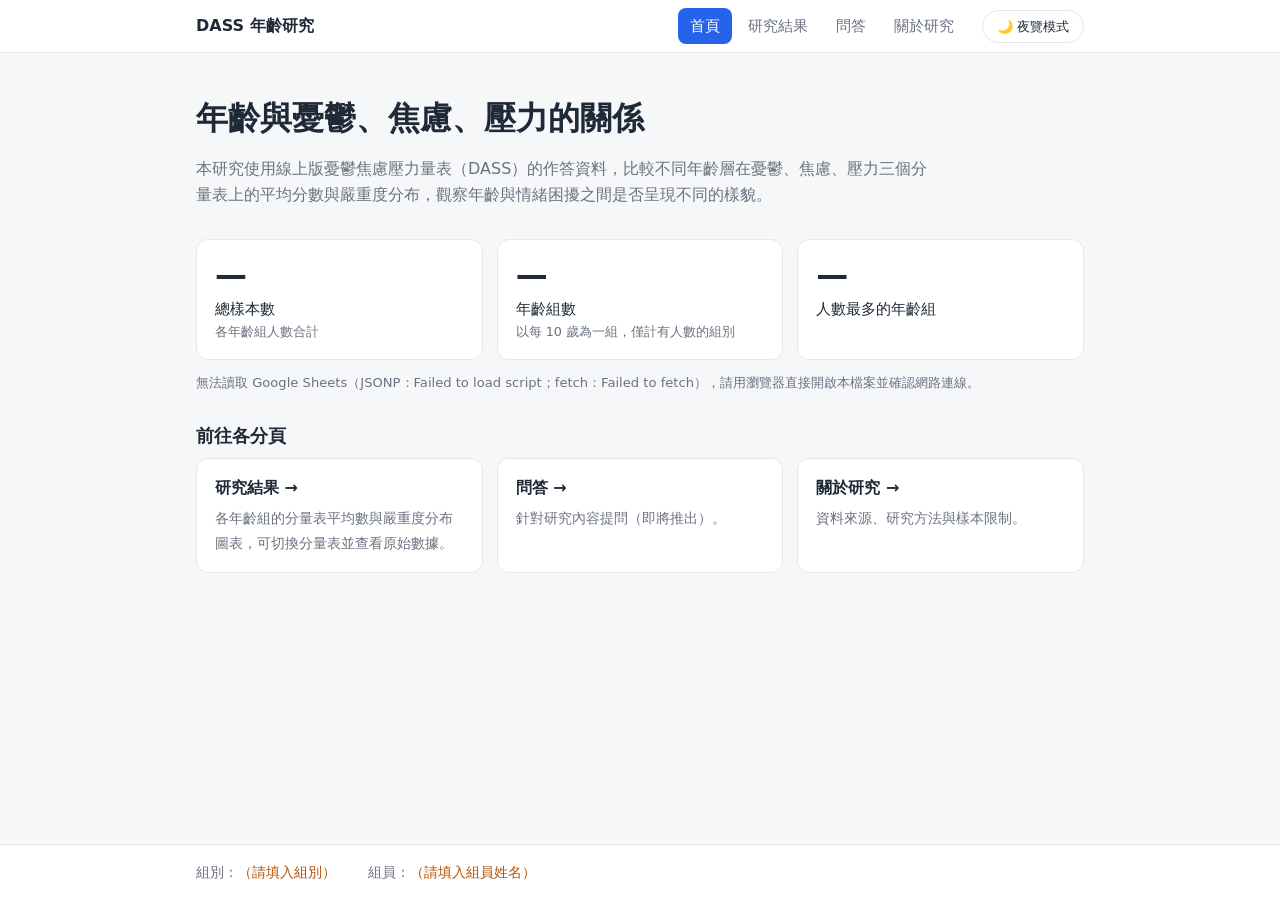
<file: index.html>
<!DOCTYPE html>
<html lang="zh-Hant">
<head>
<meta charset="UTF-8">
<meta name="viewport" content="width=device-width, initial-scale=1">
<title>首頁｜年齡與憂鬱、焦慮、壓力的關係</title>
<link rel="stylesheet" href="style.css">
<script>(function(){var t;try{t=localStorage.getItem("theme")}catch(e){}document.documentElement.dataset.theme=t||(matchMedia("(prefers-color-scheme:dark)").matches?"dark":"light")})()</script>
</head>
<body>
<header class="nav"><div class="nav-in">
  <a class="brand" href="index.html">DASS 年齡研究</a>
  <nav aria-label="主要導覽"><a href="index.html" aria-current="page">首頁</a><a href="results.html">研究結果</a><a href="ask.html">問答</a><a href="about.html">關於研究</a></nav>
  <button id="theme" type="button" aria-label="切換夜覽模式"></button>
</div></header>
<main>
  <section class="hero">
    <h1>年齡與憂鬱、焦慮、壓力的關係</h1>
    <p>本研究使用線上版憂鬱焦慮壓力量表（DASS）的作答資料，比較不同年齡層在憂鬱、焦慮、壓力三個分量表上的平均分數與嚴重度分布，觀察年齡與情緒困擾之間是否呈現不同的樣貌。</p>
  </section>

  <section class="stats" aria-label="重點數字">
    <div class="stat"><div class="v" id="v1">…</div><div class="l">總樣本數</div><div class="s">各年齡組人數合計</div></div>
    <div class="stat"><div class="v" id="v2">…</div><div class="l">年齡組數</div><div class="s">以每 10 歲為一組，僅計有人數的組別</div></div>
    <div class="stat"><div class="v" id="v3">…</div><div class="l">人數最多的年齡組</div><div class="s" id="s3">&nbsp;</div></div>
  </section>
  <p class="status" id="note" style="margin-top:-12px"></p>

  <h2>前往各分頁</h2>
  <section class="entries">
    <a class="entry" href="results.html"><b>研究結果 →</b><span>各年齡組的分量表平均數與嚴重度分布圖表，可切換分量表並查看原始數據。</span></a>
    <a class="entry" href="ask.html"><b>問答 →</b><span>針對研究內容提問（即將推出）。</span></a>
    <a class="entry" href="about.html"><b>關於研究 →</b><span>資料來源、研究方法與樣本限制。</span></a>
  </section>
</main>
<footer class="foot"><div class="foot-in">
  <div>組別：<span class="todo">（請填入組別）</span></div>
  <div>組員：<span class="todo">（請填入組員姓名）</span></div>
</div></footer>
<script>
(function(){var b=document.getElementById("theme"),r=document.documentElement;function l(){b.textContent=r.dataset.theme=="dark"?"☀ 日間模式":"🌙 夜覽模式"}b.onclick=function(){r.dataset.theme=r.dataset.theme=="dark"?"light":"dark";try{localStorage.setItem("theme",r.dataset.theme)}catch(e){}l()};l()})();
const $=id=>document.getElementById(id);
const SUB=[{k:"dep",name:"憂鬱"},{k:"anx",name:"焦慮"},{k:"str",name:"壓力"}];
// ===== 從 Google Sheets 讀取資料 =====
const SHEET_ID="1ZljkDWWC1atcUiqV39T2SMFAn4oK9cdj9NOk09ufFyE", SHEET_NAME="年齡層統計";
const PUBLISHED_CSV=""; // 選填：貼上試算表「發布到網路」(CSV) 的連結，優先使用
const SHEET_URL=`https://docs.google.com/spreadsheets/d/${SHEET_ID}/gviz/tq?tqx=out:csv&headers=0&sheet=${encodeURIComponent(SHEET_NAME)}`;
function parseCSV(t){
  const rows=[];let row=[],c="",q=false;
  for(let i=0;i<t.length;i++){const ch=t[i];
    if(q){if(ch=='"'){if(t[i+1]=='"'){c+='"';i++}else q=false}else c+=ch}
    else if(ch=='"')q=true;
    else if(ch==","){row.push(c);c=""}
    else if(ch=="\n"){row.push(c);rows.push(row);row=[];c=""}
    else if(ch!="\r")c+=ch;
  }
  if(c!==""||row.length){row.push(c);rows.push(row)}
  return rows;
}
const num=v=>{const x=parseFloat(String(v==null?"":v).replace(/[,%\s]/g,""));return isFinite(x)?x:null};
// 版面：上方為各年齡層 人數／平均／SD；之後依序為「憂鬱／焦慮／壓力等級人數」三個區塊
function parseSheet(rows){
  const isAge=a=>/^\d+\s*[–—-]\s*\d+$/.test(a);
  const keys={"憂鬱":"dep","焦慮":"anx","壓力":"str"}, ages=new Map();
  let blk=null;
  rows.forEach(r=>{
    const a=String(r[0]==null?"":r[0]).trim(), t=a.match(/^(憂鬱|焦慮|壓力)等級人數/);
    if(t){blk=keys[t[1]];return}
    if(!isAge(a))return;
    const g=a.replace(/\s/g,"").replace(/[—-]/g,"–");
    const o=ages.get(g)||{g,m:{},lv:{}};ages.set(g,o);
    if(!blk){o.n=num(r[3]);o.m={dep:[num(r[4]),num(r[5])],anx:[num(r[6]),num(r[7])],str:[num(r[8]),num(r[9])]}}
    else o.lv[blk]=[1,2,3,4,5].map(i=>num(r[i]));
  });
  const out=[...ages.values()].filter(o=>o.n>0).sort((a,b)=>parseInt(a.g)-parseInt(b.g));
  if(!out.length)throw new Error("找不到年齡層資料");
  out.forEach(o=>SUB.forEach(s=>{
    if(!o.m[s.k]||o.m[s.k].some(v=>v==null)||!o.lv[s.k]||o.lv[s.k].some(v=>v==null))
      throw new Error(o.g+" 的"+s.name+"資料不完整");
  }));
  return out;
}
// 以 script 標籤載入 gviz JSONP（不受 CORS 限制），回傳二維陣列
function loadJSONP(){return new Promise((ok,no)=>{
  const cb="__gs"+Date.now(), sc=document.createElement("script");
  const done=()=>{delete window[cb];sc.remove();clearTimeout(tm)};
  const tm=setTimeout(()=>{done();no(new Error("連線逾時"))},10000);
  window[cb]=r=>{done();
    if(r.status!="ok")return no(new Error((r.errors&&r.errors[0]&&r.errors[0].detailed_message)||"回應錯誤"));
    ok(r.table.rows.map(row=>(row.c||[]).map(c=>c&&c.v!=null?c.v:"")))};
  sc.onerror=()=>{done();no(new Error("Failed to load script"))};
  sc.onload=()=>setTimeout(()=>{if(window[cb]){done();no(new Error("回應格式錯誤，試算表可能未開放檢視"))}},0);
  sc.src=`https://docs.google.com/spreadsheets/d/${SHEET_ID}/gviz/tq?tqx=responseHandler:${cb}&headers=0&sheet=${encodeURIComponent(SHEET_NAME)}`;
  document.head.appendChild(sc);
})}

async function getRows(){
  const errs=[];
  if(PUBLISHED_CSV){
    try{const r=await fetch(PUBLISHED_CSV,{cache:"no-store"});if(!r.ok)throw new Error("HTTP "+r.status);return parseCSV(await r.text())}
    catch(e){errs.push("發布連結："+e.message)}
  }
  try{return await loadJSONP()}catch(e){errs.push("JSONP："+e.message)}
  try{const r=await fetch(SHEET_URL+"&_="+Date.now(),{cache:"no-store"});if(!r.ok)throw new Error("HTTP "+r.status);return parseCSV(await r.text())}
  catch(e){errs.push("fetch："+e.message)}
  throw new Error(errs.join("；"));
}
(async()=>{
  try{
    const D=parseSheet(await getRows());
    const total=D.reduce((a,d)=>a+d.n,0), top=D.reduce((a,d)=>d.n>a.n?d:a,D[0]);
    $("v1").textContent=total.toLocaleString("zh-TW");
    $("v2").textContent=D.length;
    $("v3").textContent=top.g;
    $("s3").textContent="n＝"+top.n.toLocaleString("zh-TW")+"，占全體 "+(top.n/total*100).toFixed(1)+"%";
  }catch(e){
    ["v1","v2","v3"].forEach(i=>$(i).textContent="—");
    $("note").textContent="無法讀取 Google Sheets（"+e.message+"），請用瀏覽器直接開啟本檔案並確認網路連線。";
  }
})();

</script>
</body>
</html>
</file>
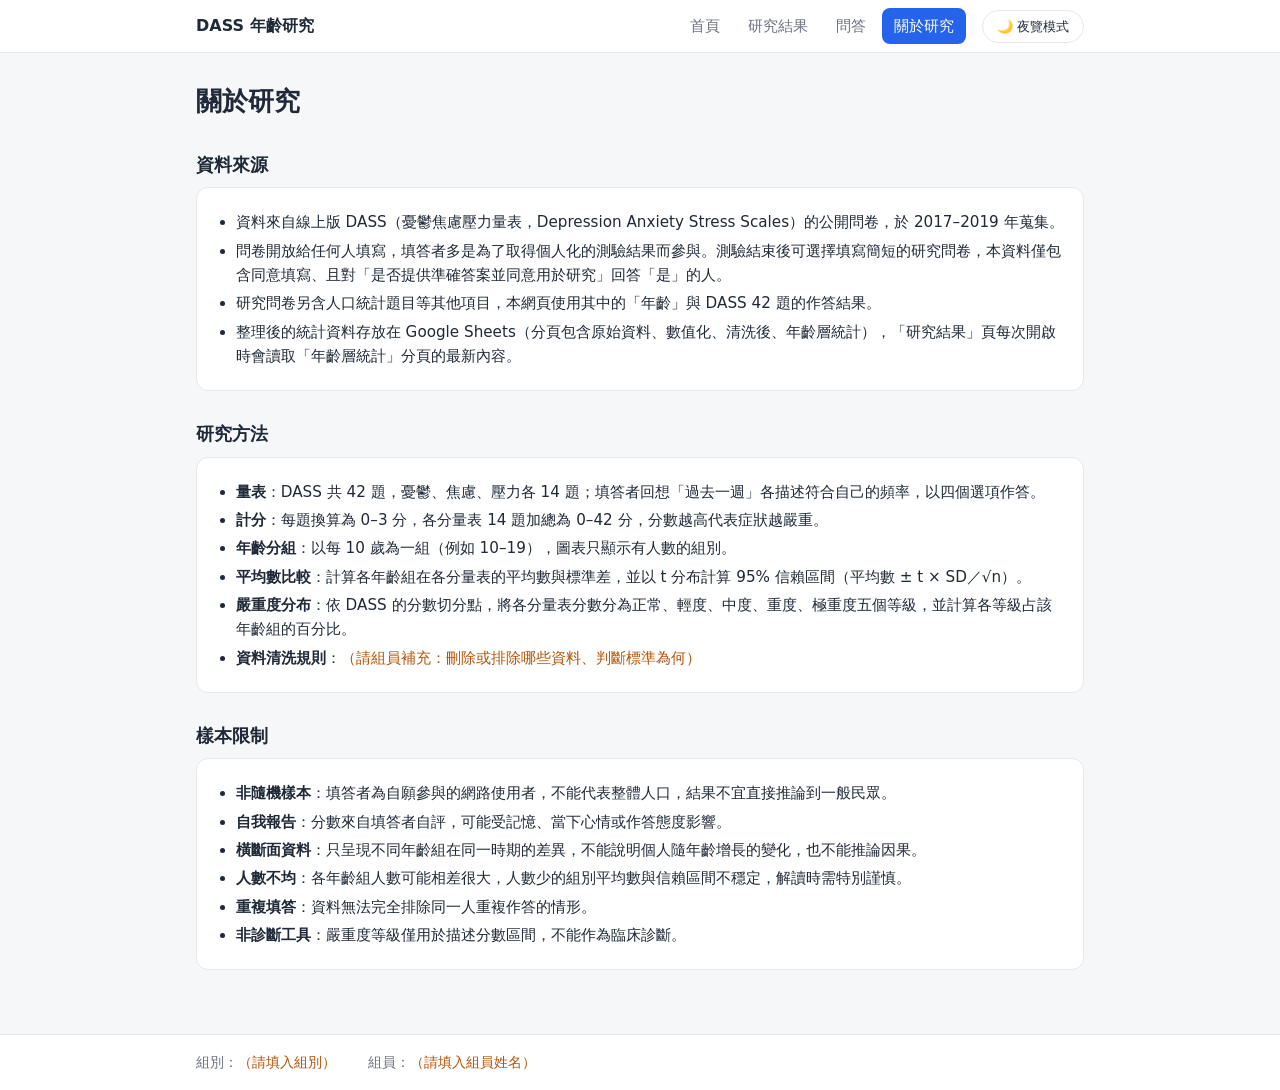
<file: about.html>
<!DOCTYPE html>
<html lang="zh-Hant">
<head>
<meta charset="UTF-8">
<meta name="viewport" content="width=device-width, initial-scale=1">
<title>關於研究｜年齡與憂鬱、焦慮、壓力的關係</title>
<link rel="stylesheet" href="style.css">
<script>(function(){var t;try{t=localStorage.getItem("theme")}catch(e){}document.documentElement.dataset.theme=t||(matchMedia("(prefers-color-scheme:dark)").matches?"dark":"light")})()</script>
</head>
<body>
<header class="nav"><div class="nav-in">
  <a class="brand" href="index.html">DASS 年齡研究</a>
  <nav aria-label="主要導覽"><a href="index.html">首頁</a><a href="results.html">研究結果</a><a href="ask.html">問答</a><a href="about.html" aria-current="page">關於研究</a></nav>
  <button id="theme" type="button" aria-label="切換夜覽模式"></button>
</div></header>
<main class="prose">
  <h1>關於研究</h1>

  <h2>資料來源</h2>
  <div class="card prose">
    <ul>
      <li>資料來自線上版 DASS（憂鬱焦慮壓力量表，Depression Anxiety Stress Scales）的公開問卷，於 2017–2019 年蒐集。</li>
      <li>問卷開放給任何人填寫，填答者多是為了取得個人化的測驗結果而參與。測驗結束後可選擇填寫簡短的研究問卷，本資料僅包含同意填寫、且對「是否提供準確答案並同意用於研究」回答「是」的人。</li>
      <li>研究問卷另含人口統計題目等其他項目，本網頁使用其中的「年齡」與 DASS 42 題的作答結果。</li>
      <li>整理後的統計資料存放在 Google Sheets（分頁包含原始資料、數值化、清洗後、年齡層統計），「研究結果」頁每次開啟時會讀取「年齡層統計」分頁的最新內容。</li>
    </ul>
  </div>

  <h2>研究方法</h2>
  <div class="card prose">
    <ul>
      <li><b>量表</b>：DASS 共 42 題，憂鬱、焦慮、壓力各 14 題；填答者回想「過去一週」各描述符合自己的頻率，以四個選項作答。</li>
      <li><b>計分</b>：每題換算為 0–3 分，各分量表 14 題加總為 0–42 分，分數越高代表症狀越嚴重。</li>
      <li><b>年齡分組</b>：以每 10 歲為一組（例如 10–19），圖表只顯示有人數的組別。</li>
      <li><b>平均數比較</b>：計算各年齡組在各分量表的平均數與標準差，並以 t 分布計算 95% 信賴區間（平均數 ± t × SD／√n）。</li>
      <li><b>嚴重度分布</b>：依 DASS 的分數切分點，將各分量表分數分為正常、輕度、中度、重度、極重度五個等級，並計算各等級占該年齡組的百分比。</li>
      <li><b>資料清洗規則</b>：<span class="todo">（請組員補充：刪除或排除哪些資料、判斷標準為何）</span></li>
    </ul>
  </div>

  <h2>樣本限制</h2>
  <div class="card prose">
    <ul>
      <li><b>非隨機樣本</b>：填答者為自願參與的網路使用者，不能代表整體人口，結果不宜直接推論到一般民眾。</li>
      <li><b>自我報告</b>：分數來自填答者自評，可能受記憶、當下心情或作答態度影響。</li>
      <li><b>橫斷面資料</b>：只呈現不同年齡組在同一時期的差異，不能說明個人隨年齡增長的變化，也不能推論因果。</li>
      <li><b>人數不均</b>：各年齡組人數可能相差很大，人數少的組別平均數與信賴區間不穩定，解讀時需特別謹慎。</li>
      <li><b>重複填答</b>：資料無法完全排除同一人重複作答的情形。</li>
      <li><b>非診斷工具</b>：嚴重度等級僅用於描述分數區間，不能作為臨床診斷。</li>
    </ul>
  </div>
</main>
<footer class="foot"><div class="foot-in">
  <div>組別：<span class="todo">（請填入組別）</span></div>
  <div>組員：<span class="todo">（請填入組員姓名）</span></div>
</div></footer>
<script>
(function(){var b=document.getElementById("theme"),r=document.documentElement;function l(){b.textContent=r.dataset.theme=="dark"?"☀ 日間模式":"🌙 夜覽模式"}b.onclick=function(){r.dataset.theme=r.dataset.theme=="dark"?"light":"dark";try{localStorage.setItem("theme",r.dataset.theme)}catch(e){}l()};l()})();
</script>
</body>
</html>
</file>
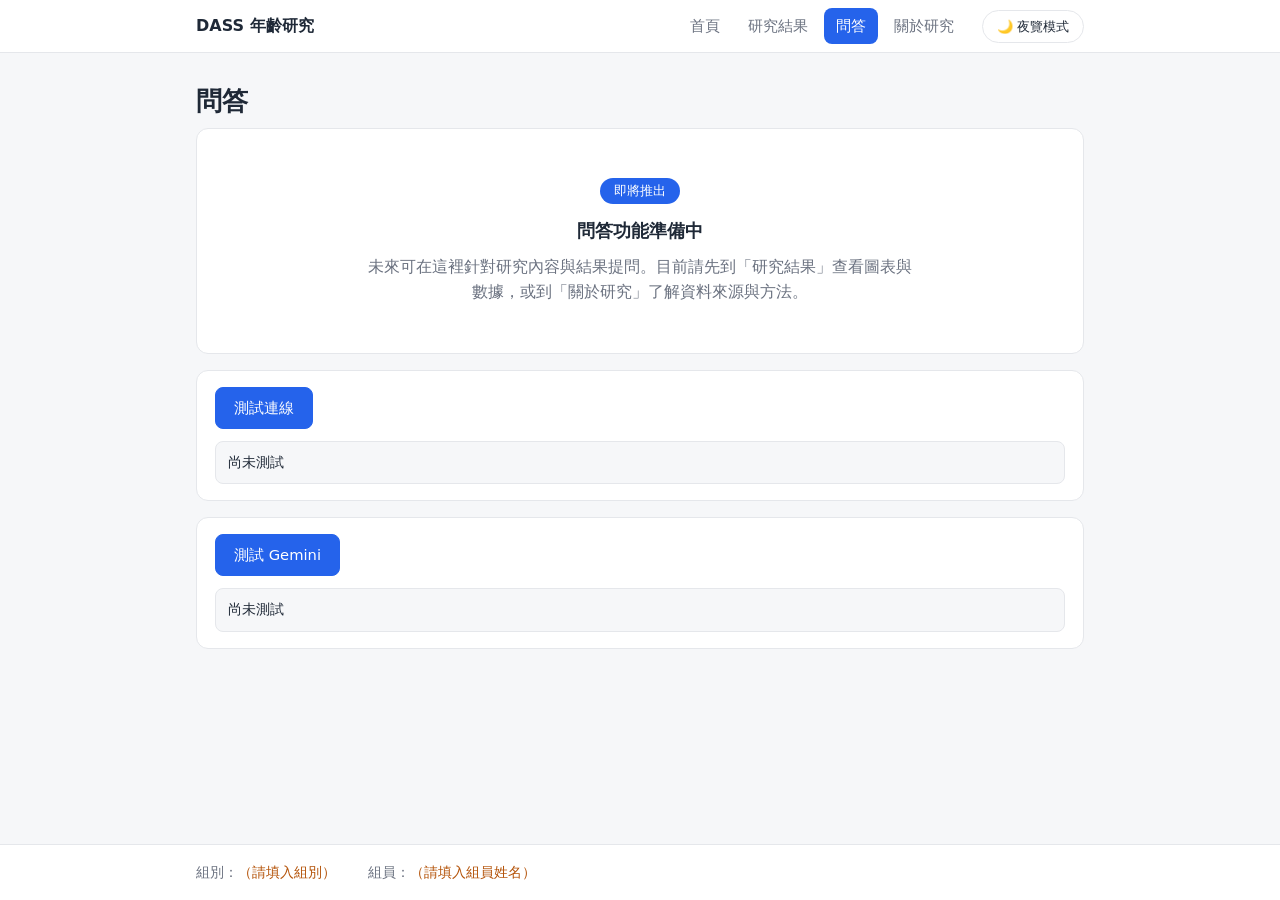
<file: ask.html>
<!DOCTYPE html>
<html lang="zh-Hant">
<head>
<meta charset="UTF-8">
<meta name="viewport" content="width=device-width, initial-scale=1">
<title>問答｜年齡與憂鬱、焦慮、壓力的關係</title>
<link rel="stylesheet" href="style.css">
<script>(function(){var t;try{t=localStorage.getItem("theme")}catch(e){}document.documentElement.dataset.theme=t||(matchMedia("(prefers-color-scheme:dark)").matches?"dark":"light")})()</script>
<style>
#ping,#askBtn{border:1px solid var(--acc);background:var(--acc);color:#fff;border-radius:8px;padding:8px 18px;cursor:pointer;font:inherit;font-size:.92rem}
#ping:disabled,#askBtn:disabled{opacity:.6;cursor:wait}
#pingOut,#askOut{margin:12px 0 0;padding:10px 12px;border:1px solid var(--line);border-radius:8px;background:var(--bg);font-size:.85rem;white-space:pre-wrap;word-break:break-all;min-height:2.6em}
#pingOut.err,#askOut.err{color:#b91c1c;border-color:#b91c1c}
</style>
</head>
<body>
<header class="nav"><div class="nav-in">
  <a class="brand" href="index.html">DASS 年齡研究</a>
  <nav aria-label="主要導覽"><a href="index.html">首頁</a><a href="results.html">研究結果</a><a href="ask.html" aria-current="page">問答</a><a href="about.html">關於研究</a></nav>
  <button id="theme" type="button" aria-label="切換夜覽模式"></button>
</div></header>
<main>
  <h1>問答</h1>
  <div class="card soon">
    <span class="badge">即將推出</span>
    <h2>問答功能準備中</h2>
    <p>未來可在這裡針對研究內容與結果提問。目前請先到「研究結果」查看圖表與數據，或到「關於研究」了解資料來源與方法。</p>
  </div>

  <div class="card">
    <button id="ping" type="button">測試連線</button>
    <pre id="pingOut" aria-live="polite">尚未測試</pre>
  </div>

  <div class="card">
    <button id="askBtn" type="button">測試 Gemini</button>
    <pre id="askOut" aria-live="polite">尚未測試</pre>
  </div>
</main>
<footer class="foot"><div class="foot-in">
  <div>組別：<span class="todo">（請填入組別）</span></div>
  <div>組員：<span class="todo">（請填入組員姓名）</span></div>
</div></footer>
<script>
(function(){var b=document.getElementById("theme"),r=document.documentElement;function l(){b.textContent=r.dataset.theme=="dark"?"☀ 日間模式":"🌙 夜覽模式"}b.onclick=function(){r.dataset.theme=r.dataset.theme=="dark"?"light":"dark";try{localStorage.setItem("theme",r.dataset.theme)}catch(e){}l()};l()})();

const WORKER_URL="https://dass-42.d84121213-657.workers.dev/";
(function(){
  var btn=document.getElementById("ping"), out=document.getElementById("pingOut");
  function show(t,err){out.textContent=t;out.className=err?"err":""}
  btn.onclick=async function(){
    if(WORKER_URL.indexOf("[")>-1){show("尚未設定後端網址：請把 ask.html 裡的 WORKER_URL 改成你的 Worker 網址。",true);return}
    btn.disabled=true;show("連線中…");
    try{
      var res=await fetch(WORKER_URL,{method:"POST",headers:{"Content-Type":"application/json"},body:JSON.stringify({action:"test"})});
      var text=await res.text(), data;
      try{data=JSON.parse(text)}catch(e){}
      if(!res.ok)show("連線失敗（HTTP "+res.status+"）："+((data&&data.error)||text||res.statusText),true);
      else show("HTTP "+res.status+"\n"+(data?JSON.stringify(data,null,2):text));
    }catch(e){
      show("連線失敗："+e.message+"\n請確認 Worker 網址是否正確、網路是否正常。",true);
    }finally{btn.disabled=false}
  };
})();

(function(){
  var QUESTION="請用一句話自我介紹";
  var btn=document.getElementById("askBtn"), out=document.getElementById("askOut");
  function show(t,err){out.textContent=t;out.className=err?"err":""}
  btn.onclick=async function(){
    btn.disabled=true;show("Gemini 思考中…");
    try{
      var res=await fetch(WORKER_URL,{method:"POST",headers:{"Content-Type":"application/json"},body:JSON.stringify({action:"ask",question:QUESTION})});
      var text=await res.text(), data;
      try{data=JSON.parse(text)}catch(e){}
      if(!res.ok||!data||!data.ok)show("失敗（HTTP "+res.status+"）："+((data&&data.error)||text||res.statusText),true);
      else show(data.answer);
    }catch(e){
      show("連線失敗："+e.message+"\n請確認 Worker 網址是否正確、網路是否正常。",true);
    }finally{btn.disabled=false}
  };
})();
</script>
</body>
</html>
</file>
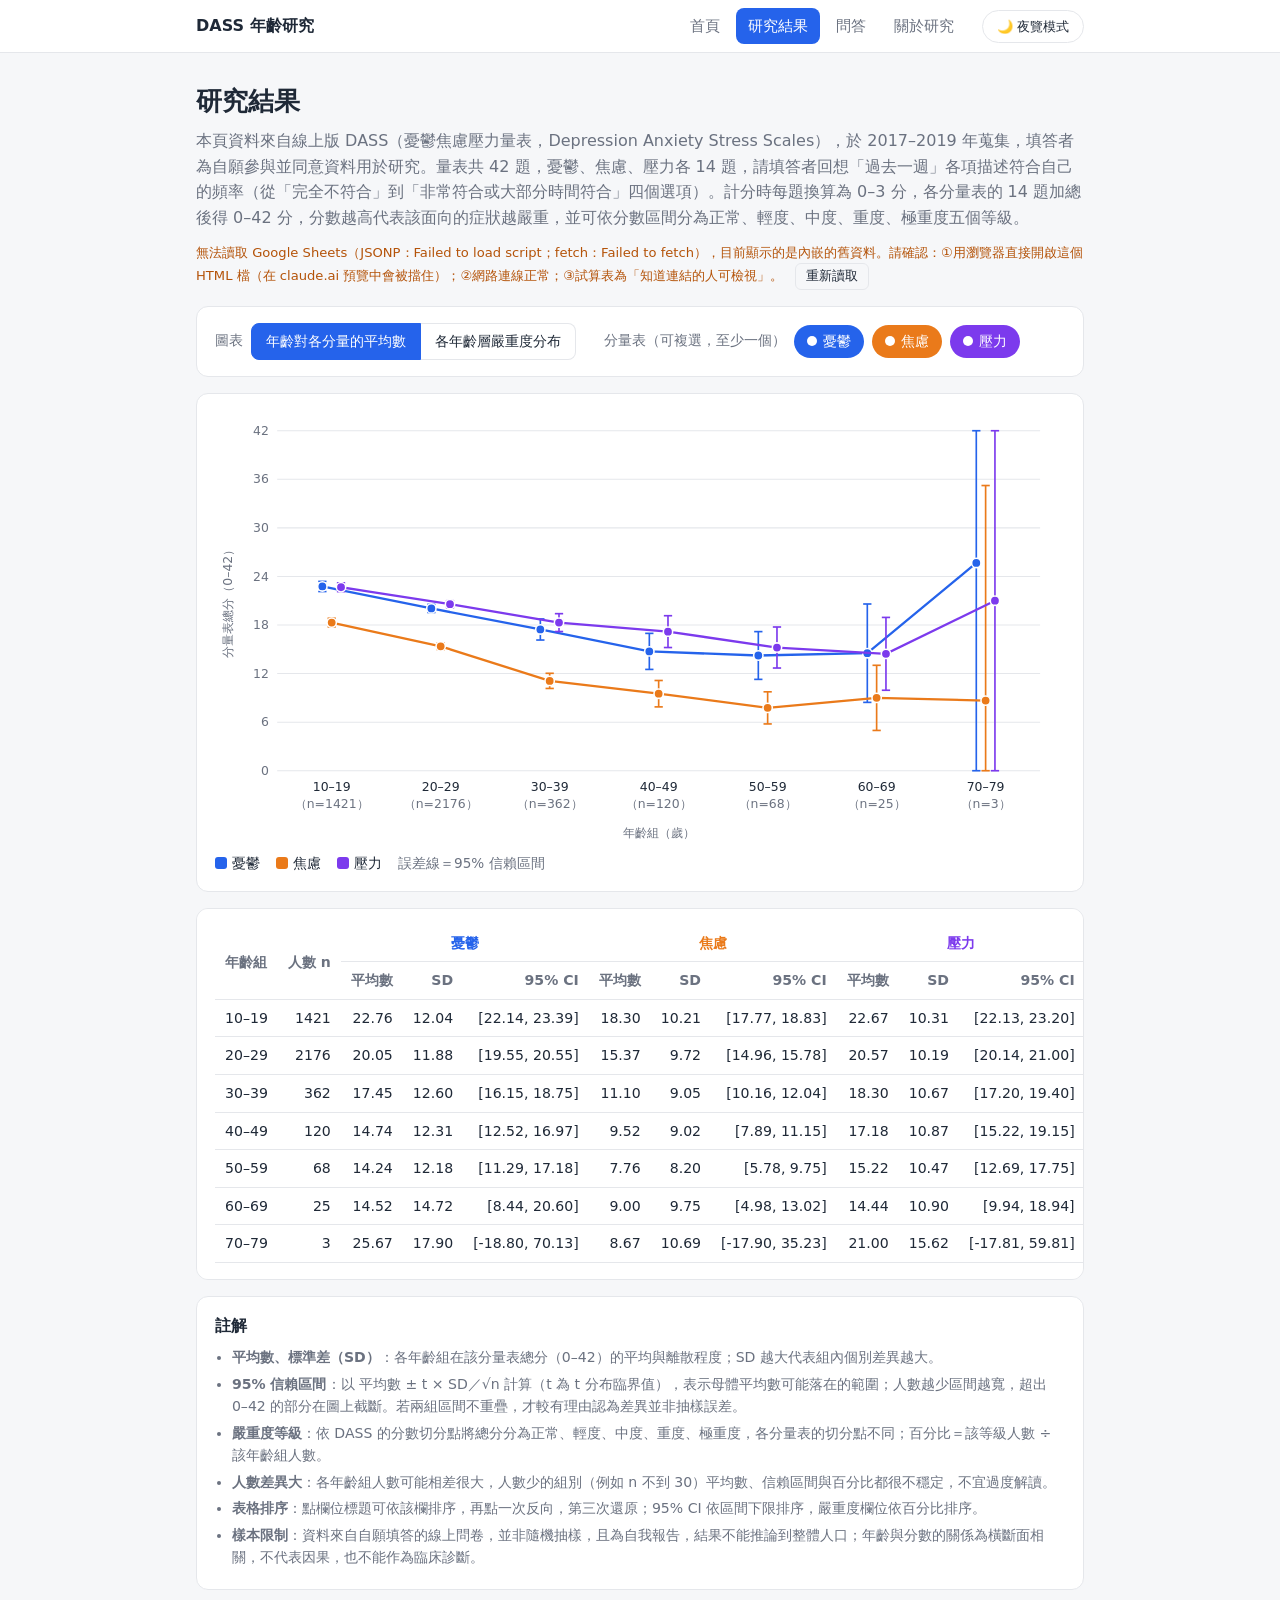
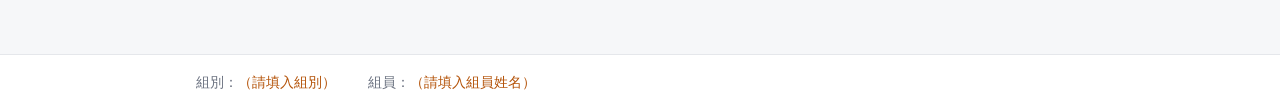
<file: results.html>
<!DOCTYPE html>
<html lang="zh-Hant">
<head>
<meta charset="UTF-8">
<meta name="viewport" content="width=device-width, initial-scale=1">
<title>研究結果｜年齡與憂鬱、焦慮、壓力的關係</title>
<link rel="stylesheet" href="style.css">
<script>(function(){var t;try{t=localStorage.getItem("theme")}catch(e){}document.documentElement.dataset.theme=t||(matchMedia("(prefers-color-scheme:dark)").matches?"dark":"light")})()</script>
</head>
<body>
<header class="nav"><div class="nav-in">
  <a class="brand" href="index.html">DASS 年齡研究</a>
  <nav aria-label="主要導覽"><a href="index.html">首頁</a><a href="results.html" aria-current="page">研究結果</a><a href="ask.html">問答</a><a href="about.html">關於研究</a></nav>
  <button id="theme" type="button" aria-label="切換夜覽模式"></button>
</div></header>
<main>
<h1>研究結果</h1>
<p class="intro">本頁資料來自線上版 DASS（憂鬱焦慮壓力量表，Depression Anxiety Stress Scales），於 2017–2019 年蒐集，填答者為自願參與並同意資料用於研究。量表共 42 題，憂鬱、焦慮、壓力各 14 題，請填答者回想「過去一週」各項描述符合自己的頻率（從「完全不符合」到「非常符合或大部分時間符合」四個選項）。計分時每題換算為 0–3 分，各分量表的 14 題加總後得 0–42 分，分數越高代表該面向的症狀越嚴重，並可依分數區間分為正常、輕度、中度、重度、極重度五個等級。</p>

<p class="status" id="status"></p>

<div class="card controls">
  <div class="grp"><span>圖表</span>
    <div class="seg"><button id="b1" class="on">年齡對各分量的平均數</button><button id="b2">各年齡層嚴重度分布</button></div>
  </div>
  <div class="grp" id="subs"></div>
</div>

<div class="card">
  <div id="chart"></div>
  <div class="legend" id="legend"></div>
</div>

<div class="card tablewrap"><table id="tbl"></table></div>

<div class="card note">
  <h3>註解</h3>
  <ul>
    <li><b>平均數、標準差（SD）</b>：各年齡組在該分量表總分（0–42）的平均與離散程度；SD 越大代表組內個別差異越大。</li>
    <li><b>95% 信賴區間</b>：以 平均數 ± t × SD／√n 計算（t 為 t 分布臨界值），表示母體平均數可能落在的範圍；人數越少區間越寬，超出 0–42 的部分在圖上截斷。若兩組區間不重疊，才較有理由認為差異並非抽樣誤差。</li>
    <li><b>嚴重度等級</b>：依 DASS 的分數切分點將總分分為正常、輕度、中度、重度、極重度，各分量表的切分點不同；百分比＝該等級人數 ÷ 該年齡組人數。</li>
    <li><b>人數差異大</b>：各年齡組人數可能相差很大，人數少的組別（例如 n 不到 30）平均數、信賴區間與百分比都很不穩定，不宜過度解讀。</li>
    <li><b>表格排序</b>：點欄位標題可依該欄排序，再點一次反向，第三次還原；95% CI 依區間下限排序，嚴重度欄位依百分比排序。</li>
    <li><b>樣本限制</b>：資料來自自願填答的線上問卷，並非隨機抽樣，且為自我報告，結果不能推論到整體人口；年齡與分數的關係為橫斷面相關，不代表因果，也不能作為臨床診斷。</li>
  </ul>
</div>
</main>

<div id="tip"></div>
<footer class="foot"><div class="foot-in">
  <div>組別：<span class="todo">（請填入組別）</span></div>
  <div>組員：<span class="todo">（請填入組員姓名）</span></div>
</div></footer>
<script>

// 資料來源：DASS_資料分析_-_年齡層統計.csv（僅保留人數 > 0 的年齡組）
// m: [平均, SD]；lv: [正常, 輕度, 中度, 重度, 極重度]
const SNAPSHOT=[ // 無法連線 Google Sheets 時使用的備援資料
{g:"10–19",n:1421,m:{dep:[22.76213934,12.03702045],anx:[18.30119634,10.20656679],str:[22.66502463,10.31082269]},lv:{dep:[252,105,260,247,557],anx:[248,86,235,219,633],str:[346,160,318,344,253]}},
{g:"20–29",n:2176,m:{dep:[20.05009191,11.88178438],anx:[15.37178309,9.718905087],str:[20.57077206,10.18683173]},lv:{dep:[506,229,430,359,652],anx:[537,170,439,341,689],str:[675,276,521,434,270]}},
{g:"30–39",n:362,m:{dep:[17.44751381,12.59968592],anx:[11.09944751,9.054225669],str:[18.29834254,10.67445484]},lv:{dep:[127,38,55,43,99],anx:[163,33,68,37,61],str:[149,56,55,64,38]}},
{g:"40–49",n:120,m:{dep:[14.74166667,12.31484438],anx:[9.516666667,9.017241499],str:[17.18333333,10.87050078]},lv:{dep:[52,14,19,11,24],anx:[63,12,17,9,19],str:[54,17,18,16,15]}},
{g:"50–59",n:68,m:{dep:[14.23529412,12.18405815],anx:[7.764705882,8.199231211],str:[15.22058824,10.46650035]},lv:{dep:[34,6,11,6,11],anx:[42,5,8,6,7],str:[39,7,11,6,5]}},
{g:"60–69",n:25,m:{dep:[14.52,14.71994112],anx:[9,9.746794345],str:[14.44,10.89755324]},lv:{dep:[14,2,2,1,6],anx:[15,1,3,1,5],str:[14,4,3,2,2]}},
{g:"70–79",n:3,m:{dep:[25.66666667,17.89785834],anx:[8.666666667,10.69267662],str:[21,15.62049935]},lv:{dep:[1,0,0,0,2],anx:[2,0,0,0,1],str:[1,0,0,2,0]}}
];
let D=SNAPSHOT;
const SUB=[{k:"dep",name:"憂鬱",c:"#2563eb"},{k:"anx",name:"焦慮",c:"#ea7a1a"},{k:"str",name:"壓力",c:"#7c3aed"}];
const LV=[{name:"正常",c:"#cfe0f0"},{name:"輕度",c:"#8fbfe3"},{name:"中度",c:"#f2c46d"},{name:"重度",c:"#e8833a"},{name:"極重度",c:"#b3261e"}];
const $=id=>document.getElementById(id);
const T=[12.706,4.303,3.182,2.776,2.571,2.447,2.365,2.306,2.262,2.228,2.201,2.179,2.160,2.145,2.131,2.120,2.110,2.101,2.093,2.086,2.080,2.074,2.069,2.064,2.060,2.056,2.052,2.048,2.045,2.042];
const tcrit=df=>{if(df<=30)return T[df-1];const z=1.959964;return z+(z**3+z)/(4*df)+(5*z**5+16*z**3+3*z)/(96*df*df)};
const ci=(m,sd,n)=>{const h=tcrit(n-1)*sd/Math.sqrt(n);return [m-h,m+h]};
const f=(x,d=2)=>x.toFixed(d);
const lab=d=>`${d.g}（n=${d.n}）`;

const root=document.documentElement;
function themeBtn(){$("theme").textContent=root.dataset.theme=="dark"?"☀ 日間模式":"🌙 夜覽模式"}
let chart=1, sel=new Set(["dep","anx","str"]), one="dep";
const tip=$("tip");
const showTip=(e,h)=>{tip.innerHTML=h;tip.style.display="block";const x=Math.min(e.clientX+14,innerWidth-tip.offsetWidth-8);tip.style.left=x+"px";tip.style.top=(e.clientY+14)+"px"};
const hideTip=()=>tip.style.display="none";

function controls(){
  const box=$("subs");
  if(chart==1){
    box.innerHTML=`<span>分量表（可複選，至少一個）</span>`+SUB.map(s=>{const on=sel.has(s.k);return `<button type="button" class="pill chip${on?" on":""}" aria-pressed="${on}" data-k="${s.k}" style="${on?`background:${s.c}`:""}"><i style="background:${s.c}"></i>${s.name}</button>`}).join("");
    box.querySelectorAll("button").forEach(btn=>btn.onclick=()=>{
      const k=btn.dataset.k;
      if(sel.has(k)){if(sel.size>1)sel.delete(k)}else sel.add(k);
      controls();render();
    });
  }else{
    box.innerHTML=`<span>分量表</span><select id="subsel">${SUB.map(s=>`<option value="${s.k}" ${one==s.k?"selected":""}>${s.name}</option>`).join("")}</select>`;
    $("subsel").onchange=e=>{one=e.target.value;render()};
  }
  $("b1").className=chart==1?"on":""; $("b2").className=chart==2?"on":"";
}
$("b1").onclick=()=>{sort=null;chart=1;controls();render()};
$("b2").onclick=()=>{sort=null;chart=2;controls();render()};

function chart1(){
  const W=820,H=420,ml=60,mr=24,mt=20,mb=72,pw=W-ml-mr,ph=H-mt-mb,N=D.length;
  const X=i=>ml+(i+.5)*pw/N, Y=v=>mt+ph*(1-v/42);
  const act=SUB.filter(s=>sel.has(s.k)), K=act.length;
  let s=`<svg viewBox="0 0 ${W} ${H}" role="img" aria-label="各年齡組分量表平均數折線圖">`;
  for(let v=0;v<=42;v+=6)s+=`<line x1="${ml}" x2="${W-mr}" y1="${Y(v)}" y2="${Y(v)}" stroke="var(--line)"/><text class="mute" x="${ml-8}" y="${Y(v)+4}" text-anchor="end">${v}</text>`;
  s+=`<text class="mute" transform="translate(16 ${mt+ph/2}) rotate(-90)" text-anchor="middle">分量表總分（0–42）</text>`;
  D.forEach((d,i)=>s+=`<text x="${X(i)}" y="${H-mb+20}" text-anchor="middle">${d.g}</text><text class="mute" x="${X(i)}" y="${H-mb+36}" text-anchor="middle">（n=${d.n}）</text>`);
  s+=`<text class="mute" x="${ml+pw/2}" y="${H-8}" text-anchor="middle">年齡組（歲）</text>`;
  act.forEach((sb,j)=>{
    const dx=(j-(K-1)/2)*9;
    s+=`<polyline fill="none" stroke="${sb.c}" stroke-width="2.2" points="${D.map((d,i)=>`${X(i)+dx},${Y(d.m[sb.k][0])}`).join(" ")}"/>`;
    D.forEach((d,i)=>{
      const [m,sd]=d.m[sb.k], [lo,hi]=ci(m,sd,d.n), x=X(i)+dx, a=Y(Math.min(hi,42)), b=Y(Math.max(lo,0));
      s+=`<g stroke="${sb.c}" stroke-width="1.6"><line x1="${x}" x2="${x}" y1="${a}" y2="${b}"/><line x1="${x-4}" x2="${x+4}" y1="${a}" y2="${a}"/><line x1="${x-4}" x2="${x+4}" y1="${b}" y2="${b}"/></g>`;
      s+=`<circle cx="${x}" cy="${Y(m)}" r="4.5" fill="${sb.c}" stroke="var(--card)" stroke-width="1.5"/><circle class="hit" cx="${x}" cy="${Y(m)}" r="11" fill="transparent" data-t="<b>${sb.name}</b>｜${d.g} 歲<br>平均數：${f(m)}<br>標準差：${f(sd)}"/>`;
    });
  });
  $("chart").innerHTML=s+"</svg>";
  $("legend").innerHTML=act.map(a=>`<span><i style="background:${a.c}"></i>${a.name}</span>`).join("")+`<span class="mute" style="color:var(--mute)">誤差線＝95% 信賴區間</span>`;
}

function chart2(){
  const sb=SUB.find(s=>s.k==one), W=820,rh=46,ml=140,mr=24,mt=16,mb=52,pw=W-ml-mr,H=mt+rh*D.length+mb;
  const X=p=>ml+pw*p/100;
  let s=`<svg viewBox="0 0 ${W} ${H}" role="img" aria-label="${sb.name}嚴重度分布">`;
  for(let p=0;p<=100;p+=20)s+=`<line x1="${X(p)}" x2="${X(p)}" y1="${mt}" y2="${mt+rh*D.length}" stroke="var(--line)"/><text class="mute" x="${X(p)}" y="${mt+rh*D.length+18}" text-anchor="middle">${p}%</text>`;
  s+=`<text class="mute" x="${ml+pw/2}" y="${H-8}" text-anchor="middle">${sb.name}各嚴重度等級占該年齡組比例</text>`;
  D.forEach((d,i)=>{
    const y=mt+i*rh+8; let acc=0;
    s+=`<text x="${ml-10}" y="${y+16}" text-anchor="end">${lab(d)}</text>`;
    d.lv[one].forEach((c,j)=>{
      const p=c/d.n*100, w=pw*p/100; if(!c){return}
      s+=`<rect x="${X(acc)}" y="${y}" width="${w}" height="30" fill="${LV[j].c}" stroke="var(--card)" stroke-width="1" data-t="<b>${LV[j].name}</b><br>${f(p,1)}%（${c} 人）" class="hit"/>`;
      if(p>=7)s+=`<text x="${X(acc)+w/2}" y="${y+19}" text-anchor="middle" style="fill:${j>=3?"#fff":"#1f2937"};pointer-events:none">${f(p,0)}%</text>`;
      acc+=p;
    });
  });
  $("chart").innerHTML=s+"</svg>";
  $("legend").innerHTML=LV.map(l=>`<span><i style="background:${l.c}"></i>${l.name}</span>`).join("");
}

let sort=null; // {k, d:1|-1}
function table(){
  const act=SUB.filter(s=>sel.has(s.k)), cols=[
    {k:"g",label:"年齡組",get:(d,i)=>i,fmt:d=>d.g,rs:1},
    {k:"n",label:"人數 n",get:d=>d.n,fmt:d=>d.n,rs:1}];
  if(chart==1) act.forEach(s=>{
    cols.push({k:s.k+"m",label:"平均數",get:d=>d.m[s.k][0],fmt:d=>f(d.m[s.k][0]),sub:s});
    cols.push({k:s.k+"sd",label:"SD",get:d=>d.m[s.k][1],fmt:d=>f(d.m[s.k][1]),sub:s});
    cols.push({k:s.k+"ci",label:"95% CI",get:d=>ci(...d.m[s.k],d.n)[0],fmt:d=>{const [lo,hi]=ci(...d.m[s.k],d.n);return `[${f(lo)}, ${f(hi)}]`},sub:s});
  });
  else LV.forEach((l,j)=>cols.push({k:"l"+j,label:l.name,get:d=>d.lv[one][j]/d.n,fmt:d=>`${d.lv[one][j]}（${f(d.lv[one][j]/d.n*100,1)}%）`}));
  if(sort&&!cols.some(c=>c.k==sort.k))sort=null;
  const rows=D.map((d,i)=>({d,i}));
  if(sort){const c=cols.find(c=>c.k==sort.k);rows.sort((a,b)=>(c.get(a.d,a.i)-c.get(b.d,b.i))*sort.d||a.i-b.i)}
  const th=(c,rs)=>`<th class="sortable${sort&&sort.k==c.k?" sorted":""}" data-k="${c.k}" ${rs?`rowspan="${rs}"`:""} title="點擊排序">${c.label}${sort&&sort.k==c.k?(sort.d==1?" ▲":" ▼"):""}</th>`;
  let h="<thead>";
  if(chart==1){
    h+=`<tr>${th(cols[0],2)}${th(cols[1],2)}${act.map(s=>`<th colspan="3" style="color:${s.c}">${s.name}</th>`).join("")}</tr><tr>${cols.slice(2).map(c=>th(c)).join("")}</tr>`;
  }else h+=`<tr>${cols.map(c=>th(c)).join("")}</tr>`;
  h+="</thead><tbody>"+rows.map(r=>`<tr>${cols.map(c=>`<td>${c.fmt(r.d)}</td>`).join("")}</tr>`).join("")+"</tbody>";
  $("tbl").innerHTML=h;
}
$("tbl").onclick=e=>{
  const t=e.target.closest("th[data-k]"); if(!t)return;
  const k=t.dataset.k;
  sort=(!sort||sort.k!=k)?{k,d:1}:sort.d==1?{k,d:-1}:null;
  table();
};

function render(){
  chart==1?chart1():chart2();
  table();
  document.querySelectorAll(".hit").forEach(el=>{
    el.onmousemove=e=>showTip(e,el.dataset.t); el.onmouseleave=hideTip;
    el.ontouchstart=e=>{const t=e.touches[0];showTip(t,el.dataset.t)};
  });
}
// ===== 從 Google Sheets 讀取資料 =====
const SHEET_ID="1ZljkDWWC1atcUiqV39T2SMFAn4oK9cdj9NOk09ufFyE", SHEET_NAME="年齡層統計";
const PUBLISHED_CSV=""; // 選填：貼上試算表「發布到網路」(CSV) 的連結，優先使用
const SHEET_URL=`https://docs.google.com/spreadsheets/d/${SHEET_ID}/gviz/tq?tqx=out:csv&headers=0&sheet=${encodeURIComponent(SHEET_NAME)}`;
function parseCSV(t){
  const rows=[];let row=[],c="",q=false;
  for(let i=0;i<t.length;i++){const ch=t[i];
    if(q){if(ch=='"'){if(t[i+1]=='"'){c+='"';i++}else q=false}else c+=ch}
    else if(ch=='"')q=true;
    else if(ch==","){row.push(c);c=""}
    else if(ch=="\n"){row.push(c);rows.push(row);row=[];c=""}
    else if(ch!="\r")c+=ch;
  }
  if(c!==""||row.length){row.push(c);rows.push(row)}
  return rows;
}
const num=v=>{const x=parseFloat(String(v==null?"":v).replace(/[,%\s]/g,""));return isFinite(x)?x:null};
// 版面：上方為各年齡層 人數／平均／SD；之後依序為「憂鬱／焦慮／壓力等級人數」三個區塊
function parseSheet(rows){
  const isAge=a=>/^\d+\s*[–—-]\s*\d+$/.test(a);
  const keys={"憂鬱":"dep","焦慮":"anx","壓力":"str"}, ages=new Map();
  let blk=null;
  rows.forEach(r=>{
    const a=String(r[0]==null?"":r[0]).trim(), t=a.match(/^(憂鬱|焦慮|壓力)等級人數/);
    if(t){blk=keys[t[1]];return}
    if(!isAge(a))return;
    const g=a.replace(/\s/g,"").replace(/[—-]/g,"–");
    const o=ages.get(g)||{g,m:{},lv:{}};ages.set(g,o);
    if(!blk){o.n=num(r[3]);o.m={dep:[num(r[4]),num(r[5])],anx:[num(r[6]),num(r[7])],str:[num(r[8]),num(r[9])]}}
    else o.lv[blk]=[1,2,3,4,5].map(i=>num(r[i]));
  });
  const out=[...ages.values()].filter(o=>o.n>0).sort((a,b)=>parseInt(a.g)-parseInt(b.g));
  if(!out.length)throw new Error("找不到年齡層資料");
  out.forEach(o=>SUB.forEach(s=>{
    if(!o.m[s.k]||o.m[s.k].some(v=>v==null)||!o.lv[s.k]||o.lv[s.k].some(v=>v==null))
      throw new Error(o.g+" 的"+s.name+"資料不完整");
  }));
  return out;
}
// 以 script 標籤載入 gviz JSONP（不受 CORS 限制），回傳二維陣列
function loadJSONP(){return new Promise((ok,no)=>{
  const cb="__gs"+Date.now(), sc=document.createElement("script");
  const done=()=>{delete window[cb];sc.remove();clearTimeout(tm)};
  const tm=setTimeout(()=>{done();no(new Error("連線逾時"))},10000);
  window[cb]=r=>{done();
    if(r.status!="ok")return no(new Error((r.errors&&r.errors[0]&&r.errors[0].detailed_message)||"回應錯誤"));
    ok(r.table.rows.map(row=>(row.c||[]).map(c=>c&&c.v!=null?c.v:"")))};
  sc.onerror=()=>{done();no(new Error("Failed to load script"))};
  sc.onload=()=>setTimeout(()=>{if(window[cb]){done();no(new Error("回應格式錯誤，試算表可能未開放檢視"))}},0);
  sc.src=`https://docs.google.com/spreadsheets/d/${SHEET_ID}/gviz/tq?tqx=responseHandler:${cb}&headers=0&sheet=${encodeURIComponent(SHEET_NAME)}`;
  document.head.appendChild(sc);
})}
async function getRows(){
  const errs=[];
  if(PUBLISHED_CSV){
    try{const r=await fetch(PUBLISHED_CSV,{cache:"no-store"});if(!r.ok)throw new Error("HTTP "+r.status);return parseCSV(await r.text())}
    catch(e){errs.push("發布連結："+e.message)}
  }
  try{return await loadJSONP()}catch(e){errs.push("JSONP："+e.message)}
  try{const r=await fetch(SHEET_URL+"&_="+Date.now(),{cache:"no-store"});if(!r.ok)throw new Error("HTTP "+r.status);return parseCSV(await r.text())}
  catch(e){errs.push("fetch："+e.message)}
  throw new Error(errs.join("；"));
}
function setStatus(msg,cls){const el=$("status");el.className="status"+(cls?" "+cls:"");el.innerHTML=msg+` <button id="reload" type="button">重新讀取</button>`;$("reload").onclick=load}
async function load(){
  setStatus("讀取 Google Sheets 中…");
  try{
    D=parseSheet(await getRows());
    setStatus(`資料來源：Google Sheets「${SHEET_NAME}」，讀取時間 ${new Date().toLocaleString("zh-TW")}`);
  }catch(e){
    D=SNAPSHOT;
    setStatus(`無法讀取 Google Sheets（${e.message}），目前顯示的是內嵌的舊資料。請確認：①用瀏覽器直接開啟這個 HTML 檔（在 claude.ai 預覽中會被擋住）；②網路連線正常；③試算表為「知道連結的人可檢視」。`,"warn");
  }
  sort=null;render();
}
$("theme").onclick=()=>{root.dataset.theme=root.dataset.theme=="dark"?"light":"dark";try{localStorage.setItem("theme",root.dataset.theme)}catch(e){}themeBtn()};
themeBtn();controls();load();

</script>
</body>
</html>
</file>
<file: style.css>
:root{--bg:#f6f7f9;--card:#fff;--ink:#1f2937;--mute:#6b7280;--line:#e5e7eb;--acc:#2563eb}
:root[data-theme="dark"]{--bg:#111418;--card:#1b1f26;--ink:#e5e7eb;--mute:#9ca3af;--line:#2d333d;--acc:#60a5fa;color-scheme:dark}
select{border:1px solid var(--line);background:var(--card);color:var(--ink);border-radius:8px;padding:6px 10px;font:inherit;font-size:.9rem}
*{box-sizing:border-box}
body{margin:0;display:flex;flex-direction:column;min-height:100vh;background:var(--bg);color:var(--ink);font-family:"Noto Sans TC","PingFang TC","Microsoft JhengHei",system-ui,sans-serif;line-height:1.6}

h1{font-size:1.6rem;margin:0 0 6px}
.intro{color:var(--mute);margin:0 0 20px}
.status{margin:-8px 0 16px;font-size:.82rem;color:var(--mute)}
.status.warn{color:#b45309}
.status button{border:1px solid var(--line);background:transparent;color:var(--ink);border-radius:6px;padding:2px 10px;margin-left:8px;cursor:pointer;font:inherit;font-size:.8rem}
.card{background:var(--card);border:1px solid var(--line);border-radius:12px;padding:16px 18px;margin-bottom:16px}
.controls{display:flex;flex-wrap:wrap;gap:14px 28px;align-items:center}
.grp{display:flex;align-items:center;gap:8px;flex-wrap:wrap}
.grp>span{color:var(--mute);font-size:.85rem}
.seg button{border:1px solid var(--line);background:transparent;color:var(--ink);padding:6px 14px;cursor:pointer;font:inherit;font-size:.9rem}
.seg button:first-child{border-radius:8px 0 0 8px}.seg button:last-child{border-radius:0 8px 8px 0;border-left:0}
.seg button.on{background:var(--acc);border-color:var(--acc);color:#fff}
.pill{display:inline-flex;align-items:center;gap:6px;border:1px solid var(--line);border-radius:999px;padding:4px 12px;cursor:pointer;font-size:.9rem}
.pill i{width:10px;height:10px;border-radius:50%;display:inline-block}
.chip{background:transparent;color:var(--ink);font:inherit;font-size:.9rem;transition:background .15s}
.chip.on{color:#fff;border-color:transparent}
.chip.on i{background:#fff!important}
svg{width:100%;height:auto;display:block}
svg text{fill:var(--ink);font-size:12px}
.mute{fill:var(--mute)!important}
.legend{display:flex;flex-wrap:wrap;gap:6px 16px;font-size:.85rem;margin-top:8px}
.legend i{display:inline-block;width:12px;height:12px;border-radius:3px;margin-right:5px;vertical-align:-1px}
.tablewrap{overflow-x:auto}
table{border-collapse:collapse;width:100%;font-size:.88rem;font-variant-numeric:tabular-nums}
th,td{border-bottom:1px solid var(--line);padding:7px 10px;text-align:right;white-space:nowrap}
th:first-child,td:first-child{text-align:left}
th.sortable{cursor:pointer;user-select:none}
th.sortable:hover{color:var(--ink)}
th.sorted{color:var(--acc)!important}
thead th{color:var(--mute);font-weight:600}
thead tr:first-child th{text-align:center}
.note h3{margin:0 0 8px;font-size:1rem}
.note ul{margin:0;padding-left:1.2em;color:var(--mute);font-size:.88rem}
.note li{margin-bottom:4px}
#tip{position:fixed;pointer-events:none;background:#111827;color:#fff;padding:7px 10px;border-radius:8px;font-size:.82rem;line-height:1.5;display:none;z-index:9;box-shadow:0 4px 14px rgba(0,0,0,.25)}

/* ===== 共用版面 ===== */
main{flex:1;width:100%;max-width:920px;margin:0 auto;padding:28px 16px 48px}
h2{font-size:1.15rem;margin:28px 0 8px}
a{color:var(--acc)}
.nav{position:sticky;top:0;z-index:5;background:var(--card);border-bottom:1px solid var(--line)}
.nav-in{max-width:920px;margin:0 auto;padding:0 16px;display:flex;align-items:center;gap:16px;min-height:52px;flex-wrap:wrap}
.brand{font-weight:700;color:var(--ink);text-decoration:none;margin-right:auto}
.nav nav{display:flex;gap:4px;flex-wrap:wrap}
.nav nav a{color:var(--mute);text-decoration:none;padding:6px 12px;border-radius:8px;font-size:.92rem}
.nav nav a:hover{color:var(--ink);background:var(--bg)}
.nav nav a[aria-current="page"]{color:#fff;background:var(--acc)}
#theme{border:1px solid var(--line);background:transparent;color:var(--ink);border-radius:999px;padding:5px 14px;cursor:pointer;font:inherit;font-size:.82rem;white-space:nowrap}
.foot{border-top:1px solid var(--line);background:var(--card);color:var(--mute);font-size:.88rem}
.foot-in{max-width:920px;margin:0 auto;padding:16px;display:flex;flex-wrap:wrap;gap:6px 32px}
.todo{color:#b45309}

/* ===== 首頁 ===== */
.hero{padding:12px 0 8px}
.hero h1{font-size:2rem;margin:0 0 12px}
.hero p{margin:0;color:var(--mute);max-width:46em}
.stats{display:grid;grid-template-columns:repeat(auto-fit,minmax(200px,1fr));gap:14px;margin:24px 0}
.stat{background:var(--card);border:1px solid var(--line);border-radius:12px;padding:16px 18px}
.stat .v{font-size:2rem;font-weight:700;line-height:1.2;font-variant-numeric:tabular-nums}
.stat .l{color:var(--ink);font-size:.92rem;margin-top:2px}
.stat .s{color:var(--mute);font-size:.8rem;margin-top:2px}
.entries{display:grid;grid-template-columns:repeat(auto-fit,minmax(240px,1fr));gap:14px}
.entry{display:block;background:var(--card);border:1px solid var(--line);border-radius:12px;padding:16px 18px;text-decoration:none;color:var(--ink);transition:border-color .15s}
.entry:hover{border-color:var(--acc)}
.entry b{display:block;margin-bottom:4px}
.entry span{color:var(--mute);font-size:.88rem}

/* ===== 問答 / 關於 ===== */
.soon{text-align:center;padding:48px 20px}
.soon .badge{display:inline-block;background:var(--acc);color:#fff;border-radius:999px;padding:3px 14px;font-size:.8rem;margin-bottom:12px}
.soon h2{margin:0 0 8px}
.soon p{color:var(--mute);margin:0 auto;max-width:34em}
.prose p,.prose li{color:var(--ink);font-size:.95rem}
.prose ul{padding-left:1.3em;margin:6px 0}
.prose li{margin-bottom:4px}
</file>
